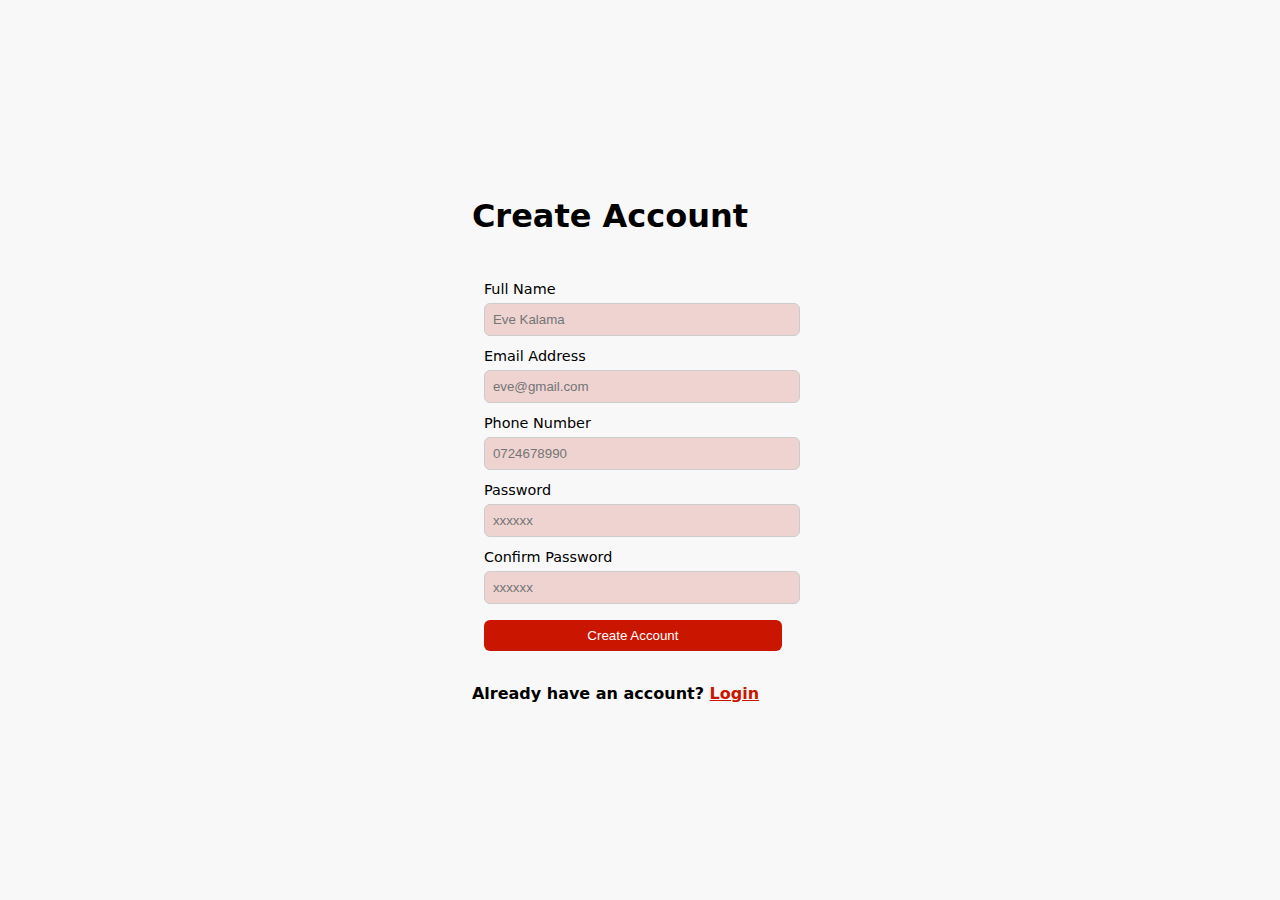
<file: index.html>
<!DOCTYPE html>
<html lang="en">
<head>
    <meta charset="UTF-8">
    <meta name="viewport" content="width=device-width, initial-scale=1.0">
    <title>Sign-up-form</title>
    <link rel="stylesheet" href="style.css">
</head>
<body>
    <div id="sign">

        <div id="words">
    <h1>Create Account</h1>
    <form action="/submit" method="post">

        <label> Full Name</label>
        <input type="text" name="name" placeholder="Eve Kalama" required>

        <label> Email Address</label>
        <input type="email" name="email" placeholder="eve@gmail.com" required>

        <label> Phone Number</label>
        <input type="tel" name="phone" placeholder="0724678990" required>

        <label> Password</label>
        <input type="password" name="password" placeholder="xxxxxx" required>

        <label> Confirm Password</label>
        <input type="password" name="password" placeholder="xxxxxx" required>

        <button id="submit">Create Account</button>
    </form>
    <h4>Already have an account? <a href="login.html">Login</a></h4>
</div>
<div id="image"></div>
</div>
</body>
</html>
</file>
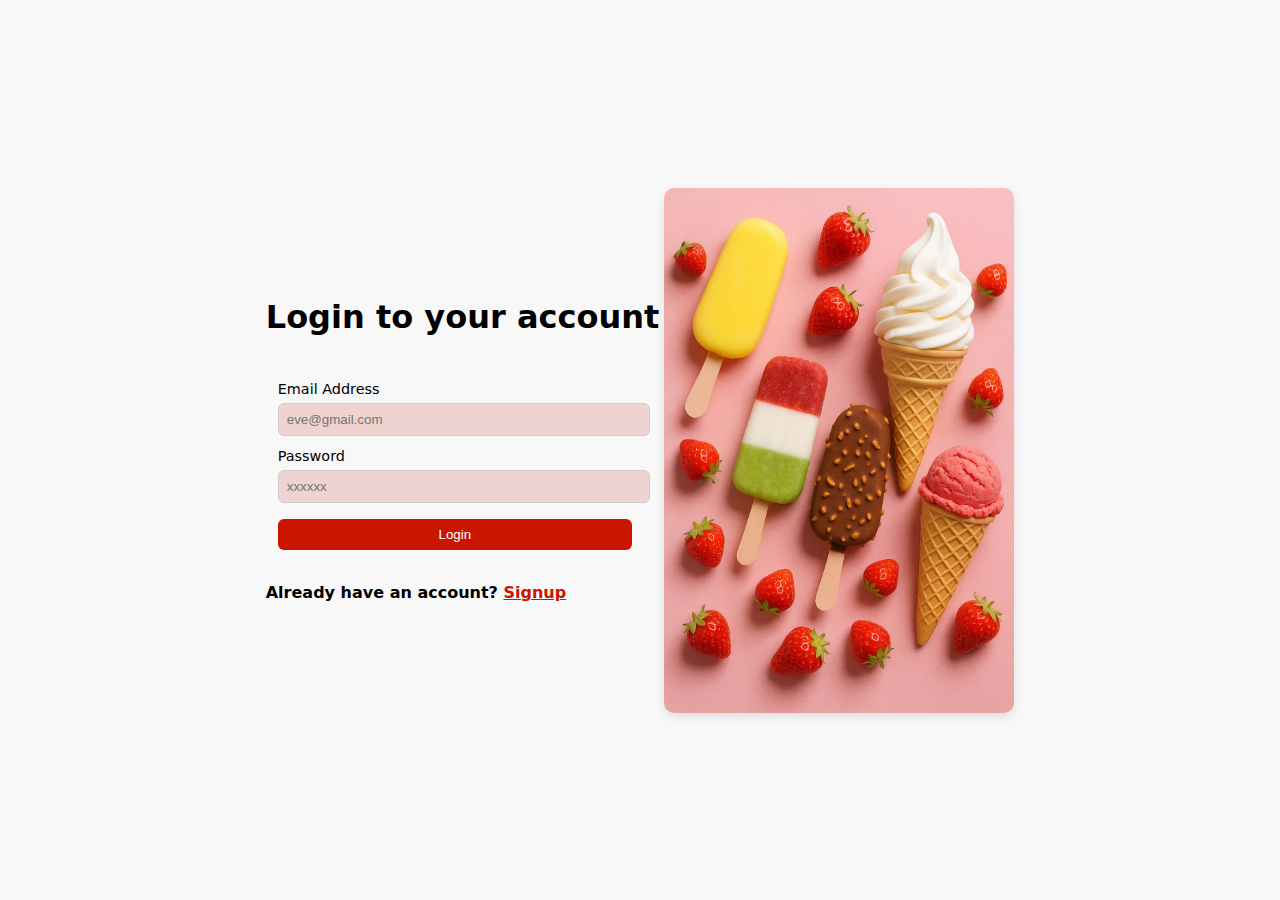
<file: login.html>
<!DOCTYPE html>
<html lang="en">
<head>
    <meta charset="UTF-8">
    <meta name="viewport" content="width=device-width, initial-scale=1.0">
    <title>Sign-up-form</title>
    <link rel="stylesheet" href="style.css">
</head>
<body>
    <div id="sign">

        <div id="words">
    <h1>Login to your account</h1>
    <form action="/submit" method="post">


        <label> Email Address</label>
        <input type="email" name="email" placeholder="eve@gmail.com" required>

        <label> Password</label>
        <input type="password" name="password" placeholder="xxxxxx" required>

        <button id="submit">Login</button>
    </form>
    <h4>Already have an account? <a href="index.html">Signup</a></h4>
</div>
<div id="image">
        <img src="icecream.webp" alt="Signup illustration">
</div>
</div>
</body>
</html>
</file>
<file: style.css>
body {
    font-family: system-ui, Arial;
    margin: 0;
    background: #f8f8f8;
}


#sign {
    display: flex;
    align-items: center;       /* vertically center */
    justify-content: center;   /* center horizontally */
    gap: 5px;                 /* control spacing between form & image */
    min-height: 100vh;
    width: 100%;
    padding: 20px;
    box-sizing: border-box;
}


#words {
  
    max-width: 400px;             /* Prevent form from being too wide */
   
}


#image {
    display: flex;
    justify-content: center;
    align-items: center;
}

#image img {
    width: 100%;         /* Scale it down relative to container */
    max-width: 350px;   /* Hard limit so it doesn’t get too big */
    height: auto;
    border-radius: 10px;
    box-shadow: 0 4px 10px rgba(0,0,0,0.1);
}


form {
    padding: 12px;
    border-radius: 8px;
    width: 100%;                  /* Stretch to parent width */
}

label {
    display: block;
    margin-top: 12px;
    font-size: .9rem;
}

input, button {
    width: 90%;
    padding: 8px;
    margin-top: 6px;
    border-radius: 6px;
    border: 1px solid #ccc;
}

input {
    background-color: #eed3d1;
}

button {
    margin-top: 16px;
    background: #ca1600;
    color: white;
    border: none;

    cursor: pointer;
   

}
button[disabled] {
    opacity: .6;
    cursor: not-allowed;
}
a{
    color: #ca1600;
}
</file>
